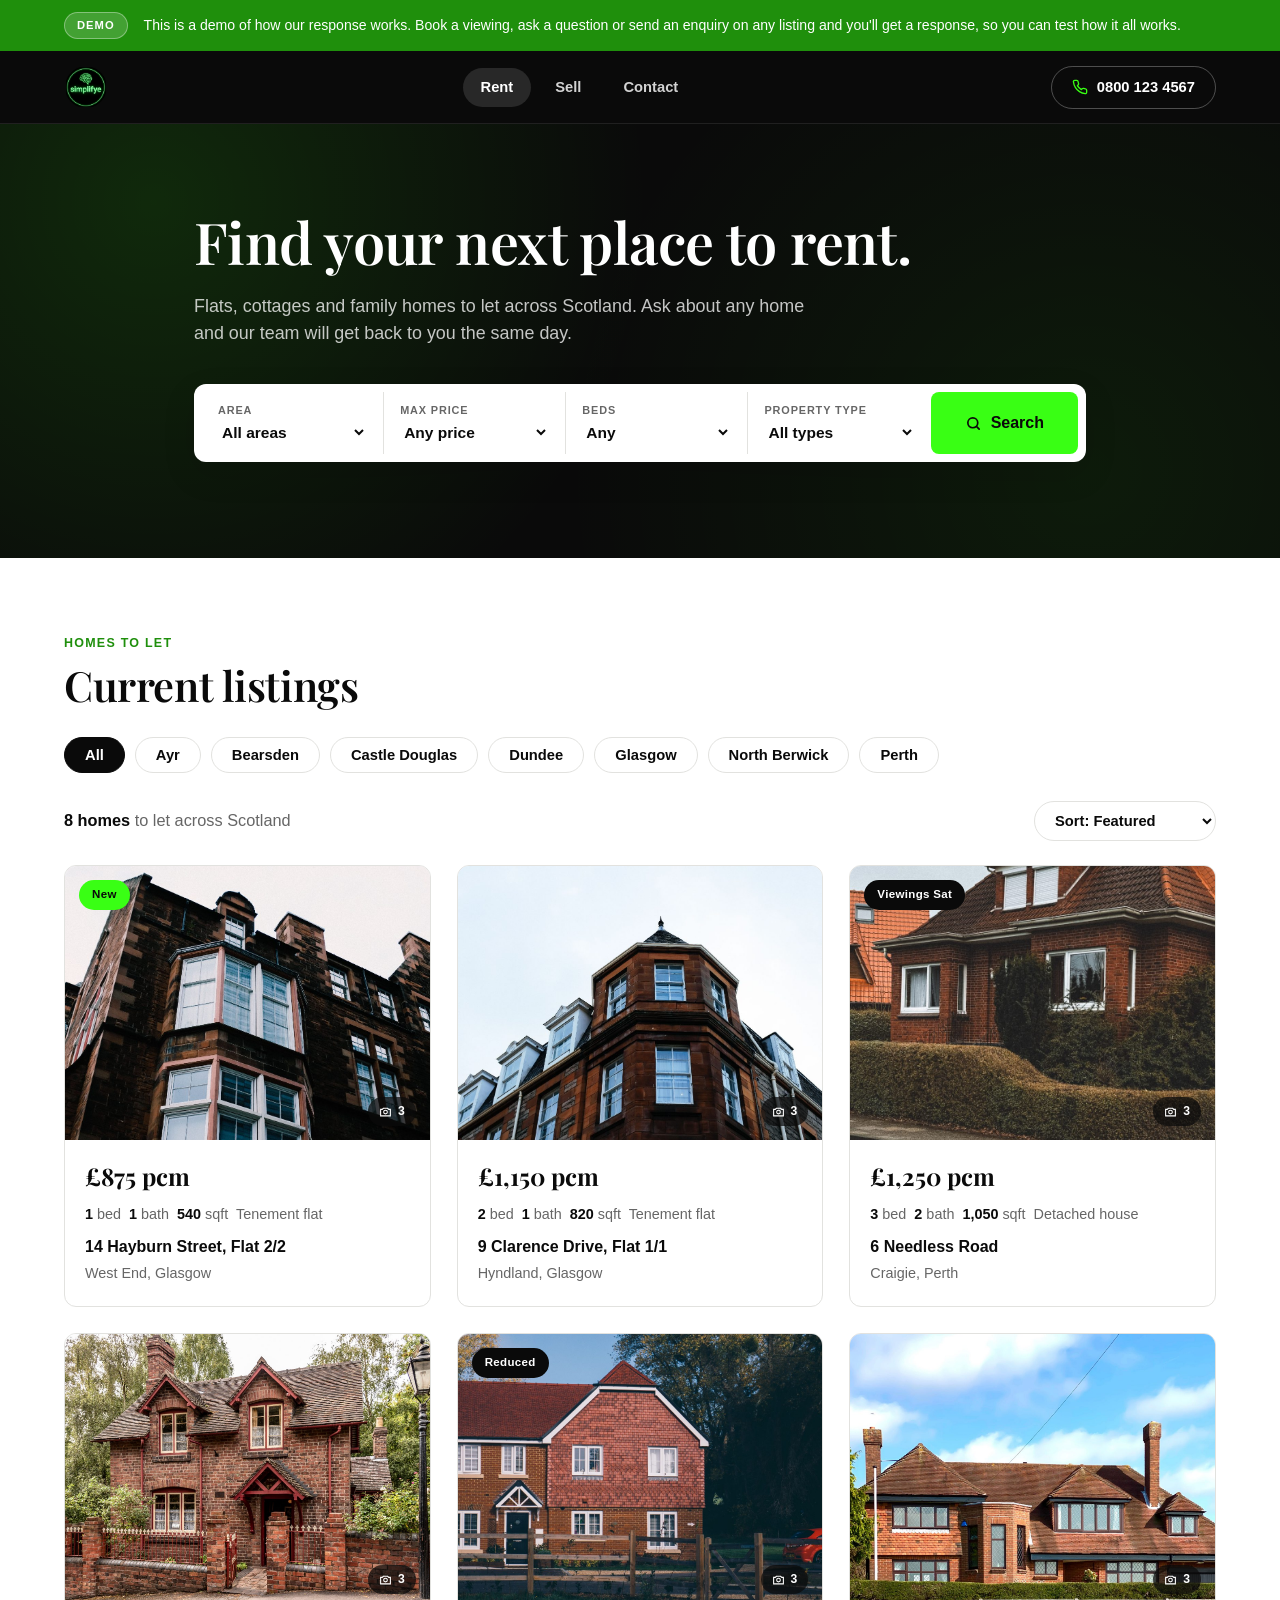
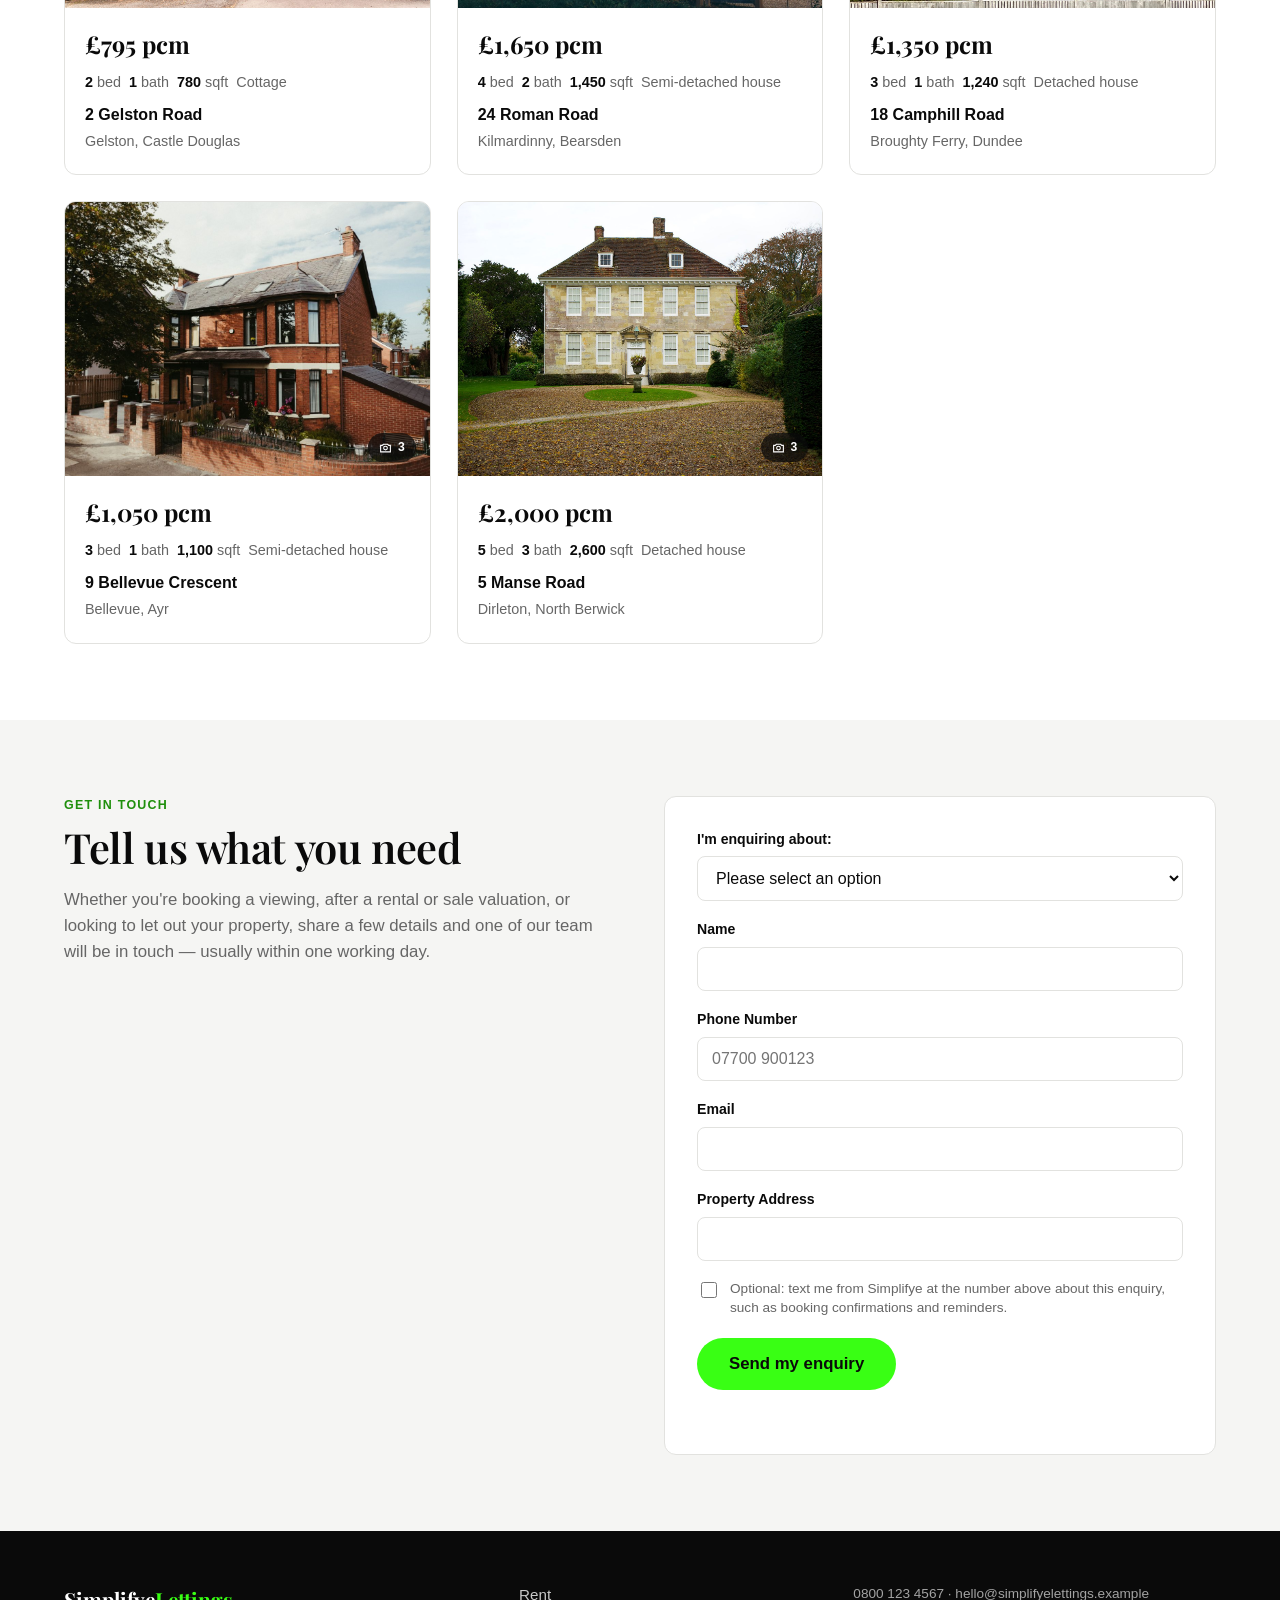
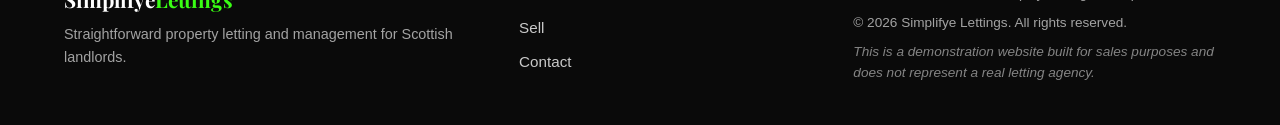
<file: index.html>
<!DOCTYPE html>
<html lang="en-GB">
<head>
<meta charset="UTF-8">
<meta name="viewport" content="width=device-width, initial-scale=1.0">
<title>Simplifye Lettings — Homes to let across Scotland</title>
<meta name="description" content="Browse homes to let across Scotland with Simplifye Lettings. Book a viewing, ask a question, or get a free rental valuation — our team responds the same day.">
<link rel="preconnect" href="https://fonts.googleapis.com">
<link rel="preconnect" href="https://fonts.gstatic.com" crossorigin>
<link href="https://fonts.googleapis.com/css2?family=Playfair+Display:wght@500;600;700&display=swap" rel="stylesheet">
<link rel="stylesheet" href="css/styles.css">
</head>
<body>

<div class="demo-banner">
  <div class="container demo-banner-inner">
    <span class="demo-pill">Demo</span>
    <p>This is a demo of how our response works. Book a viewing, ask a question or send an
    enquiry on any listing and you'll get a response, so you can test how it all works.</p>
  </div>
</div>

<header class="site-header">
  <div class="container header-inner">
    <a href="index.html" class="logo">
      <img src="assets/Simplifye_Logo.png" alt="Simplifye Lettings" class="logo-img">
    </a>

    <nav class="main-nav" aria-label="Main navigation">
      <a href="#homes" class="nav-pill nav-pill-active">Rent</a>
      <a href="?intent=sale#contact" class="nav-pill" data-intent="sale">Sell</a>
      <a href="#contact" class="nav-pill">Contact</a>
    </nav>

    <a href="tel:08001234567" class="phone-btn">
      <span class="phone-icon" aria-hidden="true">
        <svg viewBox="0 0 24 24" width="16" height="16" fill="none" stroke="currentColor" stroke-width="2" stroke-linecap="round" stroke-linejoin="round"><path d="M22 16.92v3a2 2 0 0 1-2.18 2 19.79 19.79 0 0 1-8.63-3.07 19.5 19.5 0 0 1-6-6 19.79 19.79 0 0 1-3.07-8.67A2 2 0 0 1 4.11 2h3a2 2 0 0 1 2 1.72c.13.96.36 1.9.7 2.81a2 2 0 0 1-.45 2.11L8.09 9.91a16 16 0 0 0 6 6l1.27-1.27a2 2 0 0 1 2.11-.45c.91.34 1.85.57 2.81.7A2 2 0 0 1 22 16.92z"/></svg>
      </span>
      0800 123 4567
    </a>
  </div>
</header>

<main>

  <!-- HERO -->
  <section class="hero">
    <div class="container hero-inner">
      <h1>Find your next place to rent.</h1>
      <p class="hero-sub">
        Flats, cottages and family homes to let across Scotland. Ask about any home and our
        team will get back to you the same day.
      </p>

      <form class="search-bar" id="search-bar">
        <div class="search-field">
          <label for="search-area">Area</label>
          <select id="search-area">
            <option value="">All areas</option>
          </select>
        </div>
        <div class="search-field">
          <label for="search-price">Max price</label>
          <select id="search-price">
            <option value="">Any price</option>
            <option value="800">Up to £800 pcm</option>
            <option value="1000">Up to £1,000 pcm</option>
            <option value="1250">Up to £1,250 pcm</option>
            <option value="1500">Up to £1,500 pcm</option>
            <option value="2000">Up to £2,000 pcm</option>
          </select>
        </div>
        <div class="search-field">
          <label for="search-beds">Beds</label>
          <select id="search-beds">
            <option value="">Any</option>
            <option value="1">1+</option>
            <option value="2">2+</option>
            <option value="3">3+</option>
            <option value="4">4+</option>
          </select>
        </div>
        <div class="search-field">
          <label for="search-type">Property type</label>
          <select id="search-type">
            <option value="">All types</option>
          </select>
        </div>
        <button type="submit" class="search-btn">
          <svg viewBox="0 0 24 24" width="17" height="17" fill="none" stroke="currentColor" stroke-width="2.4" stroke-linecap="round" stroke-linejoin="round" aria-hidden="true"><circle cx="11" cy="11" r="7"/><path d="m20 20-3.2-3.2"/></svg>
          Search
        </button>
      </form>
    </div>
  </section>

  <!-- HOMES TO LET -->
  <section class="section" id="homes">
    <div class="container">
      <p class="eyebrow">Homes to let</p>
      <h2 class="section-title">Current listings</h2>

      <div class="chips" id="area-chips" role="group" aria-label="Filter by area"></div>

      <div class="results-bar">
        <p class="results-count" id="results-count"></p>
        <div class="sort-wrap">
          <label for="sort-select" class="sr-only">Sort listings</label>
          <select id="sort-select">
            <option value="featured">Sort: Featured</option>
            <option value="price-asc">Price: Low to high</option>
            <option value="price-desc">Price: High to low</option>
            <option value="recent">Most recent</option>
          </select>
        </div>
      </div>

      <div class="listings-grid" id="listings-grid"></div>
      <p class="no-results" id="no-results" hidden>
        No homes match those filters just now. Try widening your search.
      </p>
    </div>
  </section>

  <!-- CONTACT -->
  <section class="section section-alt" id="contact">
    <div class="container contact-inner">
      <div class="contact-copy">
        <p class="eyebrow">Get in touch</p>
        <h2 class="section-title">Tell us what you need</h2>
        <p class="section-lead">
          Whether you're booking a viewing, after a rental or sale valuation, or looking to
          let out your property, share a few details and one of our team will be in touch —
          usually within one working day.
        </p>
      </div>

      <form id="enquiry-form" class="enquiry-form" novalidate>
        <div class="form-row">
          <label for="lead-type">I'm enquiring about:</label>
          <select id="lead-type" name="lead_type" required>
            <option value="" disabled selected>Please select an option</option>
            <option value="viewing">Booking a viewing</option>
            <option value="valuation">Getting a rental valuation</option>
            <option value="sale_valuation">Getting a sale valuation</option>
            <option value="landlord_letting">Letting out my property</option>
          </select>
        </div>

        <div class="form-row">
          <label for="name">Name</label>
          <input type="text" id="name" name="name" autocomplete="name" required>
        </div>

        <div class="form-row">
          <label for="phone">Phone Number</label>
          <input type="tel" id="phone" name="phone" autocomplete="tel" placeholder="07700 900123" required>
        </div>

        <div class="form-row">
          <label for="email">Email</label>
          <input type="email" id="email" name="email" autocomplete="email" required>
        </div>

        <div class="form-row">
          <label for="property">Property Address</label>
          <input type="text" id="property" name="property" autocomplete="street-address" required>
        </div>

        <div class="form-row" id="preferred-time-row" hidden>
          <label for="preferred-viewing">Preferred time <span class="optional-tag">(optional)</span></label>
          <input type="text" id="preferred-viewing" name="preferred_viewing_time" placeholder="e.g. Thu 18 Sep · Morning">
        </div>

        <label class="consent-row">
          <input type="checkbox" id="sms-consent" name="sms_consent">
          <span>Optional: text me from Simplifye at the number above about this enquiry,
          such as booking confirmations and reminders.</span>
        </label>

        <button type="submit" class="btn btn-primary btn-large" id="submit-btn">
          Send my enquiry
        </button>

        <p class="form-status" id="form-status" role="status" aria-live="polite"></p>
      </form>
    </div>
  </section>

</main>

<footer class="site-footer">
  <div class="container footer-inner">
    <div class="footer-brand">
      <span class="logo logo-footer">Simplifye<span>Lettings</span></span>
      <p>Straightforward property letting and management for Scottish landlords.</p>
    </div>

    <nav class="footer-nav" aria-label="Footer navigation">
      <a href="#homes">Rent</a>
      <a href="?intent=sale#contact" data-intent="sale">Sell</a>
      <a href="#contact">Contact</a>
    </nav>

    <div class="footer-meta">
      <p>0800 123 4567 · hello@simplifyelettings.example</p>
      <p>&copy; 2026 Simplifye Lettings. All rights reserved.</p>
      <p class="footer-disclaimer">This is a demonstration website built for sales purposes and does not represent a real letting agency.</p>
    </div>
  </div>
</footer>

<script src="js/properties-data.js"></script>
<script src="js/enquiry.js"></script>
<script src="js/script.js"></script>
</body>
</html>
</file>
<file: css/styles.css>
/* ---------- Design tokens ---------- */
:root {
  --color-ink: #0a0a0a;
  --color-grey: #666666;
  --color-grey-light: #f5f5f3;
  --color-border: #e2e2df;
  --color-accent: #39ff14;
  --color-accent-deep: #1f8f0c;
  --color-accent-dark: #2dcc10;
  --color-white: #ffffff;
  --font-body: -apple-system, BlinkMacSystemFont, "Segoe UI", Roboto, Helvetica, Arial, sans-serif;
  --font-display: "Playfair Display", Georgia, "Times New Roman", serif;
  --radius: 12px;
  --shadow: 0 4px 16px rgba(0, 0, 0, 0.07);
  --shadow-lift: 0 12px 32px rgba(0, 0, 0, 0.13);
}

* { box-sizing: border-box; }

html { scroll-behavior: smooth; }

body {
  margin: 0;
  font-family: var(--font-body);
  color: var(--color-ink);
  background: var(--color-white);
  line-height: 1.55;
}

.container {
  max-width: 1200px;
  margin: 0 auto;
  padding: 0 24px;
}

h1, h2, h3 {
  font-family: var(--font-display);
  font-weight: 600;
  line-height: 1.15;
  margin: 0 0 16px;
  letter-spacing: -0.01em;
}

p { margin: 0 0 16px; }

.sr-only {
  position: absolute;
  width: 1px; height: 1px;
  padding: 0; margin: -1px;
  overflow: hidden;
  clip: rect(0,0,0,0);
  white-space: nowrap;
  border: 0;
}

.eyebrow {
  font-size: 0.78rem;
  font-weight: 700;
  text-transform: uppercase;
  letter-spacing: 0.1em;
  color: var(--color-accent-deep);
  margin: 0 0 8px;
}

/* ---------- Buttons ---------- */
.btn {
  display: inline-block;
  padding: 11px 22px;
  border-radius: 999px;
  font-family: var(--font-body);
  font-weight: 600;
  text-decoration: none;
  font-size: 0.95rem;
  border: 2px solid transparent;
  cursor: pointer;
  transition: background 0.12s ease, color 0.12s ease, border-color 0.12s ease;
}

.btn-primary {
  background: var(--color-accent);
  color: var(--color-ink);
}
.btn-primary:hover { background: var(--color-accent-dark); }

.btn-secondary {
  background: transparent;
  color: var(--color-accent);
  border-color: var(--color-accent);
}
.btn-secondary:hover {
  background: var(--color-accent);
  color: var(--color-ink);
}

.btn-large { padding: 14px 30px; font-size: 1.05rem; }
.btn-block { display: block; width: 100%; text-align: center; }

/* ---------- Demo banner ---------- */
.demo-banner {
  background: var(--color-accent-deep);
  color: var(--color-white);
}

.demo-banner-inner {
  display: flex;
  align-items: center;
  gap: 16px;
  padding-top: 12px;
  padding-bottom: 12px;
}

.demo-banner p {
  margin: 0;
  font-size: 0.88rem;
  line-height: 1.45;
}

.demo-pill {
  flex: 0 0 auto;
  background: rgba(255, 255, 255, 0.16);
  border: 1px solid rgba(255, 255, 255, 0.35);
  color: var(--color-white);
  font-size: 0.7rem;
  font-weight: 700;
  text-transform: uppercase;
  letter-spacing: 0.09em;
  padding: 4px 12px;
  border-radius: 999px;
}

/* ---------- Header ---------- */
/* Stays near-black: the logo PNG has a solid #0a0a0a background baked in. */
.site-header {
  border-bottom: 1px solid rgba(255, 255, 255, 0.09);
  position: sticky;
  top: 0;
  background: var(--color-ink);
  z-index: 100;
}

.header-inner {
  display: flex;
  align-items: center;
  justify-content: space-between;
  gap: 24px;
  padding-top: 14px;
  padding-bottom: 14px;
  flex-wrap: wrap;
}

.logo {
  display: inline-flex;
  align-items: center;
  font-family: var(--font-display);
  font-size: 1.3rem;
  font-weight: 700;
  color: var(--color-white);
  text-decoration: none;
}
.logo span { color: var(--color-accent); }

.logo-img {
  height: 44px;
  width: auto;
  display: block;
}

.main-nav {
  display: flex;
  gap: 6px;
}

.nav-pill {
  color: rgba(255, 255, 255, 0.82);
  text-decoration: none;
  font-weight: 600;
  font-size: 0.92rem;
  padding: 8px 18px;
  border-radius: 999px;
  transition: background 0.12s ease, color 0.12s ease;
}
.nav-pill:hover {
  background: rgba(255, 255, 255, 0.08);
  color: var(--color-white);
}
.nav-pill-active {
  background: rgba(255, 255, 255, 0.12);
  color: var(--color-white);
}

.phone-btn {
  display: inline-flex;
  align-items: center;
  gap: 9px;
  padding: 9px 20px;
  border-radius: 999px;
  border: 1px solid rgba(255, 255, 255, 0.28);
  color: var(--color-white);
  text-decoration: none;
  font-weight: 700;
  font-size: 0.92rem;
  white-space: nowrap;
  transition: border-color 0.12s ease, color 0.12s ease;
}
.phone-btn:hover {
  border-color: var(--color-accent);
  color: var(--color-accent);
}
.phone-icon { display: inline-flex; color: var(--color-accent); }

/* ---------- Hero ---------- */
.hero {
  background:
    radial-gradient(circle at 12% 18%, rgba(57, 255, 20, 0.13), transparent 42%),
    radial-gradient(circle at 85% 80%, rgba(57, 255, 20, 0.07), transparent 46%),
    var(--color-ink);
  padding: 84px 0 96px;
  position: relative;
}

.hero-inner { max-width: 940px; }

.hero h1 {
  font-size: clamp(2.3rem, 5vw, 3.6rem);
  color: var(--color-white);
  margin-bottom: 18px;
}

.hero-sub {
  font-size: 1.12rem;
  color: rgba(255, 255, 255, 0.76);
  max-width: 620px;
  margin-bottom: 36px;
}

/* ---------- Search bar ---------- */
.search-bar {
  display: grid;
  grid-template-columns: repeat(4, 1fr) auto;
  gap: 0;
  background: var(--color-white);
  border-radius: var(--radius);
  padding: 8px;
  box-shadow: var(--shadow-lift);
}

.search-field {
  display: flex;
  flex-direction: column;
  gap: 2px;
  padding: 10px 16px;
  border-right: 1px solid var(--color-border);
  min-width: 0;
}
.search-field:last-of-type { border-right: none; }

.search-field label {
  font-size: 0.68rem;
  font-weight: 700;
  text-transform: uppercase;
  letter-spacing: 0.08em;
  color: var(--color-grey);
}

.search-field select {
  border: none;
  background: transparent;
  font-family: inherit;
  font-size: 0.97rem;
  font-weight: 600;
  color: var(--color-ink);
  padding: 2px 0;
  cursor: pointer;
  min-width: 0;
}
.search-field select:focus { outline: 2px solid var(--color-accent-deep); outline-offset: 2px; }

.search-btn {
  display: inline-flex;
  align-items: center;
  justify-content: center;
  gap: 9px;
  border: none;
  border-radius: calc(var(--radius) - 4px);
  background: var(--color-accent);
  color: var(--color-ink);
  font-family: inherit;
  font-weight: 700;
  font-size: 1rem;
  padding: 0 34px;
  cursor: pointer;
  transition: background 0.12s ease;
}
.search-btn:hover { background: var(--color-accent-dark); }

/* ---------- Sections ---------- */
.section { padding: 76px 0; }
.section-alt { background: var(--color-grey-light); }

.section-title {
  font-size: clamp(1.9rem, 3.4vw, 2.6rem);
  color: var(--color-ink);
}

.section-lead {
  color: var(--color-grey);
  max-width: 680px;
  font-size: 1.05rem;
}

/* ---------- Filter chips ---------- */
.chips {
  display: flex;
  flex-wrap: wrap;
  gap: 10px;
  margin: 28px 0 28px;
}

.chip {
  padding: 9px 20px;
  border-radius: 999px;
  border: 1px solid var(--color-border);
  background: var(--color-white);
  color: var(--color-ink);
  font-family: inherit;
  font-size: 0.92rem;
  font-weight: 600;
  cursor: pointer;
  transition: border-color 0.12s ease, background 0.12s ease, color 0.12s ease;
}
.chip:hover { border-color: var(--color-ink); }
.chip-active {
  background: var(--color-ink);
  border-color: var(--color-ink);
  color: var(--color-white);
}
.chip-active:hover { background: var(--color-ink); }

/* ---------- Results bar ---------- */
.results-bar {
  display: flex;
  align-items: center;
  justify-content: space-between;
  gap: 16px;
  flex-wrap: wrap;
  margin-bottom: 24px;
}

.results-count {
  margin: 0;
  color: var(--color-grey);
  font-size: 1.02rem;
}
.results-count strong { color: var(--color-ink); font-weight: 700; }

.sort-wrap select {
  padding: 10px 16px;
  border-radius: 999px;
  border: 1px solid var(--color-border);
  background: var(--color-white);
  font-family: inherit;
  font-size: 0.92rem;
  font-weight: 600;
  color: var(--color-ink);
  cursor: pointer;
}
.sort-wrap select:focus { outline: 2px solid var(--color-accent-deep); outline-offset: 2px; }

/* ---------- Listing cards ---------- */
.listings-grid {
  display: grid;
  grid-template-columns: repeat(auto-fill, minmax(290px, 1fr));
  gap: 26px;
}

.listing-card {
  display: block;
  background: var(--color-white);
  border: 1px solid var(--color-border);
  border-radius: var(--radius);
  overflow: hidden;
  text-decoration: none;
  color: inherit;
  transition: transform 0.14s ease, box-shadow 0.14s ease;
}
.listing-card:hover {
  transform: translateY(-3px);
  box-shadow: var(--shadow-lift);
}
.listing-card:focus-visible {
  outline: none;
  box-shadow: 0 0 0 3px rgba(57, 255, 20, 0.45), var(--shadow-lift);
}

.card-media {
  position: relative;
  aspect-ratio: 4 / 3;
  background: var(--color-grey-light);
  overflow: hidden;
}

.card-media img {
  width: 100%;
  height: 100%;
  object-fit: cover;
  display: block;
}

.listing-badge {
  position: absolute;
  top: 14px;
  left: 14px;
  background: var(--color-ink);
  color: var(--color-white);
  font-size: 0.72rem;
  font-weight: 700;
  letter-spacing: 0.03em;
  padding: 6px 13px;
  border-radius: 999px;
}
.listing-badge[data-badge="New"] {
  background: var(--color-accent);
  color: var(--color-ink);
}

.card-photo-count {
  position: absolute;
  right: 14px;
  bottom: 14px;
  display: inline-flex;
  align-items: center;
  gap: 6px;
  background: rgba(10, 10, 10, 0.72);
  color: var(--color-white);
  font-size: 0.76rem;
  font-weight: 700;
  padding: 5px 11px;
  border-radius: 999px;
}

.card-body { padding: 18px 20px 22px; }

.card-price {
  font-family: var(--font-display);
  font-size: 1.5rem;
  font-weight: 700;
  color: var(--color-ink);
  margin: 0 0 8px;
}

.card-specs {
  margin: 0 0 10px;
  font-size: 0.9rem;
  color: var(--color-grey);
}
.card-specs strong { color: var(--color-ink); font-weight: 700; }

.card-address {
  margin: 0 0 2px;
  font-weight: 600;
  font-size: 1rem;
  color: var(--color-ink);
}

.card-area {
  margin: 0;
  font-size: 0.9rem;
  color: var(--color-grey);
}

.no-results {
  margin-top: 28px;
  color: var(--color-grey);
  font-size: 1.05rem;
}

/* ---------- Forms ---------- */
.contact-inner {
  display: grid;
  grid-template-columns: 1fr 1fr;
  gap: 48px;
  align-items: start;
}

.enquiry-form {
  background: var(--color-white);
  border: 1px solid var(--color-border);
  border-radius: var(--radius);
  padding: 32px;
}

.form-row {
  display: flex;
  flex-direction: column;
  gap: 6px;
  margin-bottom: 18px;
}

/* display:flex above would otherwise beat the UA stylesheet's [hidden] rule */
.form-row[hidden] { display: none; }

.form-row label {
  font-weight: 600;
  font-size: 0.88rem;
  color: var(--color-ink);
}

.form-row input,
.form-row select {
  padding: 12px 14px;
  border: 1px solid var(--color-border);
  border-radius: 8px;
  font-size: 1rem;
  font-family: inherit;
  background: var(--color-white);
  color: var(--color-ink);
}

.form-row input:focus,
.form-row select:focus {
  outline: none;
  border-color: var(--color-accent-deep);
  box-shadow: 0 0 0 3px rgba(57, 255, 20, 0.2);
}

.consent-row {
  display: flex;
  align-items: flex-start;
  gap: 10px;
  margin-bottom: 20px;
  font-size: 0.85rem;
  color: var(--color-grey);
  line-height: 1.45;
  cursor: pointer;
}
.consent-row input {
  margin-top: 3px;
  flex: 0 0 auto;
  accent-color: var(--color-accent-deep);
  width: 16px;
  height: 16px;
}

.optional-tag {
  font-weight: 400;
  color: var(--color-grey);
  font-size: 0.8rem;
}

.form-status {
  margin: 14px 0 0;
  font-weight: 600;
  min-height: 1.2em;
  font-size: 0.92rem;
}

.form-status.success { color: var(--color-accent-deep); }
.form-status.error { color: #b3261e; }

/* ---------- Listing page ---------- */
.listing-page { padding: 32px 0 80px; }

.breadcrumb {
  display: flex;
  flex-wrap: wrap;
  gap: 8px;
  font-size: 0.88rem;
  color: var(--color-grey);
  margin-bottom: 22px;
}
.breadcrumb a { color: var(--color-grey); text-decoration: none; }
.breadcrumb a:hover { color: var(--color-accent-deep); }

.listing-layout {
  display: grid;
  grid-template-columns: minmax(0, 1.55fr) minmax(0, 1fr);
  gap: 44px;
  align-items: start;
}

.listing-main,
.listing-aside { min-width: 0; }

.gallery-stage {
  position: relative;
  border-radius: var(--radius);
  overflow: hidden;
  background: var(--color-grey-light);
  aspect-ratio: 4 / 3;
}

.gallery-image {
  width: 100%;
  height: 100%;
  object-fit: cover;
  display: block;
}

.gallery-arrow {
  position: absolute;
  top: 50%;
  transform: translateY(-50%);
  width: 44px;
  height: 44px;
  border-radius: 50%;
  border: none;
  background: rgba(255, 255, 255, 0.94);
  color: var(--color-ink);
  font-size: 1.6rem;
  line-height: 1;
  cursor: pointer;
  display: flex;
  align-items: center;
  justify-content: center;
  box-shadow: var(--shadow);
}
.gallery-arrow:hover { background: var(--color-white); }
.gallery-prev { left: 16px; }
.gallery-next { right: 16px; }

.gallery-counter {
  position: absolute;
  right: 16px;
  bottom: 16px;
  background: rgba(10, 10, 10, 0.72);
  color: var(--color-white);
  font-size: 0.8rem;
  font-weight: 700;
  padding: 5px 12px;
  border-radius: 999px;
}

/* Columns follow however many photos a listing has, rather than assuming four */
.gallery-thumbs {
  display: grid;
  grid-auto-flow: column;
  grid-auto-columns: minmax(0, 1fr);
  gap: 12px;
  margin-top: 12px;
}

.gallery-thumb {
  padding: 0;
  border: 2px solid transparent;
  border-radius: 8px;
  overflow: hidden;
  background: var(--color-grey-light);
  cursor: pointer;
  aspect-ratio: 4 / 3;
  min-width: 0;
}
.gallery-thumb img {
  width: 100%;
  height: 100%;
  object-fit: cover;
  display: block;
}
.gallery-thumb-active { border-color: var(--color-accent-deep); }

.listing-headline {
  display: flex;
  align-items: baseline;
  justify-content: space-between;
  gap: 16px;
  flex-wrap: wrap;
  margin-top: 26px;
}

.listing-price {
  font-family: var(--font-display);
  font-size: clamp(1.9rem, 3.4vw, 2.5rem);
  font-weight: 700;
  margin: 0 0 4px;
}

.listing-specs {
  margin: 0;
  color: var(--color-grey);
  font-size: 0.98rem;
}
.listing-specs strong { color: var(--color-ink); font-weight: 700; }

.listing-address {
  font-size: 1.5rem;
  margin: 18px 0 2px;
}

.listing-area {
  color: var(--color-grey);
  margin: 0 0 26px;
}

.facts-grid {
  display: grid;
  grid-template-columns: repeat(auto-fit, minmax(120px, 1fr));
  gap: 18px;
  padding: 22px;
  background: var(--color-grey-light);
  border-radius: var(--radius);
  margin-bottom: 30px;
}

.fact-label {
  font-size: 0.72rem;
  font-weight: 700;
  text-transform: uppercase;
  letter-spacing: 0.06em;
  color: var(--color-grey);
  margin: 0 0 3px;
}

.fact-value {
  font-weight: 700;
  color: var(--color-ink);
  margin: 0;
}

.listing-subhead { font-size: 1.35rem; margin-bottom: 10px; }

.listing-desc { color: var(--color-grey); font-size: 1rem; }

/* ---------- Booking card ---------- */
.listing-aside { position: sticky; top: 96px; }

.booking-card {
  border: 1px solid var(--color-border);
  border-radius: var(--radius);
  background: var(--color-white);
  box-shadow: var(--shadow);
  overflow: hidden;
}

.booking-tabs {
  display: grid;
  grid-template-columns: 1fr 1fr;
  border-bottom: 1px solid var(--color-border);
}

.booking-tab {
  padding: 16px 12px;
  border: none;
  border-bottom: 3px solid transparent;
  background: var(--color-grey-light);
  font-family: inherit;
  font-size: 0.95rem;
  font-weight: 700;
  color: var(--color-grey);
  cursor: pointer;
}
.booking-tab:hover { color: var(--color-ink); }
.booking-tab-active {
  background: var(--color-white);
  color: var(--color-ink);
  border-bottom-color: var(--color-accent-deep);
}

.booking-panel { padding: 26px 24px 28px; }

.booking-title { font-size: 1.5rem; margin-bottom: 6px; }

.booking-sub {
  color: var(--color-grey);
  font-size: 0.93rem;
  margin-bottom: 22px;
}

.picker-label {
  font-size: 0.72rem;
  font-weight: 700;
  text-transform: uppercase;
  letter-spacing: 0.07em;
  color: var(--color-grey);
  margin: 0 0 10px;
}

.tour-days {
  display: flex;
  gap: 8px;
  overflow-x: auto;
  padding-bottom: 8px;
  margin-bottom: 20px;
}

.tour-day-btn {
  flex: 0 0 auto;
  min-width: 66px;
  padding: 10px 6px;
  border-radius: 10px;
  border: 1px solid var(--color-border);
  background: var(--color-white);
  color: var(--color-ink);
  font-family: inherit;
  text-align: center;
  line-height: 1.25;
  cursor: pointer;
  transition: border-color 0.12s ease, background 0.12s ease;
}
.tour-day-btn:hover { border-color: var(--color-accent-deep); }
.tour-day-btn.selected {
  background: var(--color-accent-deep);
  border-color: var(--color-accent-deep);
  color: var(--color-white);
}

.tour-day-name {
  display: block;
  font-size: 0.66rem;
  font-weight: 700;
  text-transform: uppercase;
  letter-spacing: 0.05em;
  color: var(--color-grey);
}
.tour-day-btn.selected .tour-day-name,
.tour-day-btn.selected .tour-day-month { color: rgba(255, 255, 255, 0.86); }

.tour-day-num {
  display: block;
  font-family: var(--font-display);
  font-size: 1.25rem;
  font-weight: 700;
  margin: 1px 0;
}

.tour-day-month {
  display: block;
  font-size: 0.66rem;
  font-weight: 600;
  color: var(--color-grey);
}

.tour-times {
  display: grid;
  grid-template-columns: repeat(3, 1fr);
  gap: 8px;
  margin-bottom: 24px;
}

.tour-time-btn {
  padding: 10px 6px;
  border-radius: 10px;
  border: 1px solid var(--color-border);
  background: var(--color-white);
  font-family: inherit;
  cursor: pointer;
  text-align: center;
  line-height: 1.3;
  transition: border-color 0.12s ease, background 0.12s ease;
}
.tour-time-btn:hover { border-color: var(--color-accent-deep); }
.tour-time-btn.selected {
  border-color: var(--color-accent-deep);
  background: rgba(57, 255, 20, 0.12);
}

.tour-time-name {
  display: block;
  font-size: 0.92rem;
  font-weight: 700;
  color: var(--color-ink);
}

.tour-time-range {
  display: block;
  font-size: 0.72rem;
  color: var(--color-grey);
}

/* ---------- Listing not found ---------- */
.listing-missing { padding: 90px 0 110px; }
.listing-missing .section-lead { margin-bottom: 28px; }

/* ---------- Footer ---------- */
.site-footer {
  background: var(--color-ink);
  color: #c9c9c9;
  padding: 52px 0 34px;
}

.footer-inner {
  display: grid;
  grid-template-columns: 1.4fr 1fr 1.2fr;
  gap: 32px;
}

.footer-brand p {
  color: #a3a3a3;
  font-size: 0.9rem;
  margin-top: 8px;
}

.logo-footer { color: var(--color-white); }
.logo-footer span { color: var(--color-accent); }

.footer-nav {
  display: flex;
  flex-direction: column;
  gap: 10px;
}

.footer-nav a {
  color: #c9c9c9;
  text-decoration: none;
  font-size: 0.95rem;
}
.footer-nav a:hover { color: var(--color-accent); }

.footer-meta p {
  font-size: 0.85rem;
  color: #a3a3a3;
  margin: 0 0 8px;
}

.footer-disclaimer { font-style: italic; opacity: 0.8; }

/* ---------- Responsive ---------- */
@media (max-width: 1020px) {
  .listing-layout { grid-template-columns: 1fr; gap: 32px; }
  .listing-aside { position: static; }
}

@media (max-width: 900px) {
  .search-bar { grid-template-columns: 1fr 1fr; }
  .search-field { border-right: none; border-bottom: 1px solid var(--color-border); }
  .search-field:nth-last-of-type(-n+2) { border-bottom: none; }
  .search-btn { grid-column: 1 / -1; padding: 14px 24px; margin-top: 6px; }
}

@media (max-width: 860px) {
  .contact-inner { grid-template-columns: 1fr; }
  .footer-inner { grid-template-columns: 1fr; }
  .header-inner { justify-content: center; }
  .main-nav { order: 3; width: 100%; justify-content: center; }
}

@media (max-width: 600px) {
  .demo-banner-inner { align-items: flex-start; }
  .search-bar { grid-template-columns: 1fr; }
  .search-field { border-bottom: 1px solid var(--color-border); }
  .search-field:last-of-type { border-bottom: none; }
  .hero { padding: 56px 0 64px; }
  .section { padding: 56px 0; }
  .phone-btn { width: 100%; justify-content: center; }
  .listings-grid { grid-template-columns: 1fr; }
  .tour-times { grid-template-columns: 1fr; }
}
</file>
